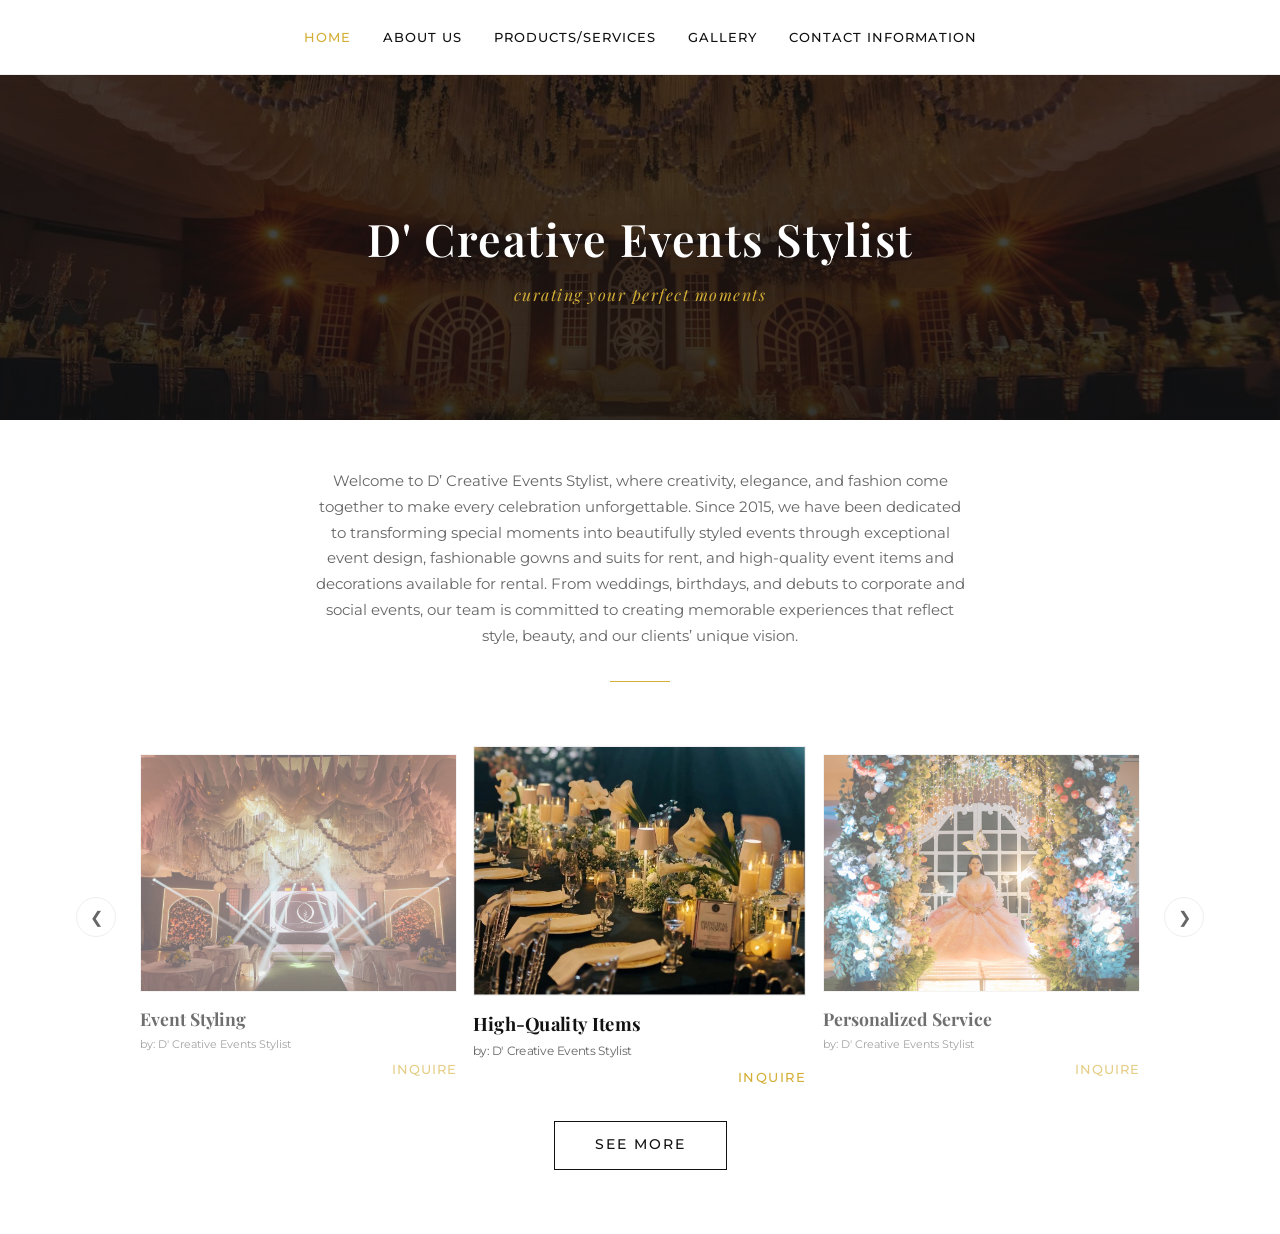
<file: index.html>
<!DOCTYPE html>
<html lang="en">
<head>
    <meta charset="UTF-8">
    <meta name="viewport" content="width=device-width, initial-scale=1.0">
    <title>D' Creative Events Stylist</title>
    <link rel="stylesheet" href="assets/css/styles.css">
    <!-- Google Fonts for a luxurious typography aesthetic -->
    <link rel="preconnect" href="https://fonts.googleapis.com">
    <link rel="preconnect" href="https://fonts.gstatic.com" crossorigin>
    <link href="https://fonts.googleapis.com/css2?family=Playfair+Display:ital,wght@0,400;0,600;1,400&family=Montserrat:wght@300;400;500&display=swap" rel="stylesheet">
</head>
<body>

    <!-- Header & Navigation -->
    <header class="site-header reveal active">
        <nav class="main-nav">
            <ul>
                <li><a href="index.html" class="active">Home</a></li>
                <li><a href="about.html">About Us</a></li>
                <li><a href="services.html">Products/Services</a></li>
                <li><a href="gallery.html">Gallery</a></li>
                <li><a href="contact.html">Contact Information</a></li>
            </ul>
        </nav>
    </header>

    <!-- Hero / Brand Identity Section -->
    <main>
        <section class="brand-hero reveal active">
            <h1>D' Creative Events Stylist</h1>
            <p class="tagline">curating your perfect moments</p>
        </section>

        <!-- Introduction Section -->
        <section class="intro-section reveal">
            <p class="intro-text">
                Welcome to D’ Creative Events Stylist, where creativity, elegance, and fashion come together to make every celebration unforgettable. Since 2015, we have been dedicated to transforming special moments into beautifully styled events through exceptional event design, fashionable gowns and suits for rent, and high-quality event items and decorations available for rental. From weddings, birthdays, and debuts to corporate and social events, our team is committed to creating memorable experiences that reflect style, beauty, and our clients’ unique vision.
            </p>
        </section>

        <!-- Showcase Section (Horizontal Layout) -->
        <section class="showcase-section reveal">
            <button class="nav-arrow left-arrow" aria-label="Previous items">&#10094;</button>
            
            <div class="showcase-track">
                
                <!-- Product Card 1: Event Styling -->
                <article class="product-card">
                    <div class="image-wrapper">
                        <img src="assets/images/d2.jpg" alt="Event Styling" class="placeholder">
                    </div>
                    <div class="product-details">
                        <h2>Event Styling</h2>
                        <p class="brand-subtext">by: D' Creative Events Stylist</p>
                        <a href="contact.html" class="inquire-link">Inquire</a>
                    </div>
                </article>

                <!-- Product Card 2: High-Quality Event Items (Center / Highlighted) -->
                <article class="product-card highlight">
                    <div class="image-wrapper">
                        <img src="assets/images/g22.jpg" alt="High-Quality Event Items" class="placeholder">
                    </div>
                    <div class="product-details">
                        <h2>High-Quality Items</h2>
                        <p class="brand-subtext">by: D' Creative Events Stylist</p>
                        <a href="contact.html" class="inquire-link">Inquire</a>
                    </div>
                </article>

                <!-- Product Card 3: Personalized Service -->
                <article class="product-card">
                    <div class="image-wrapper">
                        <img src="assets/images/g19.jpg" alt="Personalized Service" class="placeholder">
                    </div>
                    <div class="product-details">
                        <h2>Personalized Service</h2>
                        <p class="brand-subtext">by: D' Creative Events Stylist</p>
                        <a href="contact.html" class="inquire-link">Inquire</a>
                    </div>
                </article>

            </div>

            <button class="nav-arrow right-arrow" aria-label="Next items">&#10095;</button>
        </section>

        <!-- Call to Action Section -->
        <section class="action-section reveal">
            <a href="services.html" class="btn-primary">See More</a>
        </section>
    </main>

    <!-- Interactive Scripts -->
    <script src="assets/js/script.js"></script>
</body>
</html>
</file>
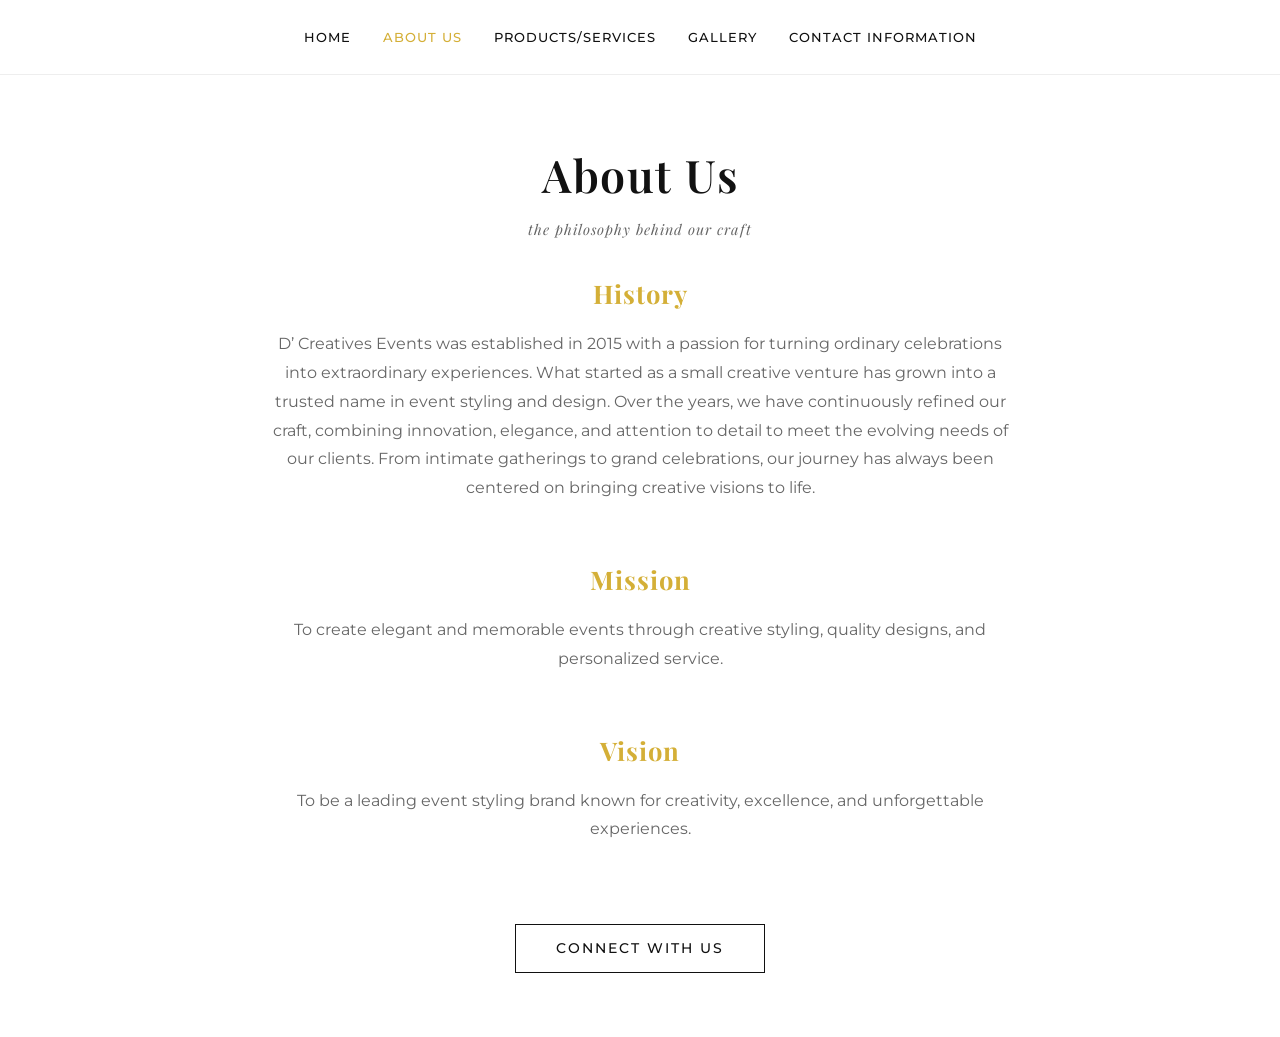
<file: about.html>
<!DOCTYPE html>
<html lang="en">
<head>
    <meta charset="UTF-8">
    <meta name="viewport" content="width=device-width, initial-scale=1.0">
    <title>About Us - D' Creatives Events</title>
    <link rel="stylesheet" href="assets/css/styles.css">
    <!-- Google Fonts -->
    <link rel="preconnect" href="https://fonts.googleapis.com">
    <link rel="preconnect" href="https://fonts.gstatic.com" crossorigin>
    <link href="https://fonts.googleapis.com/css2?family=Playfair+Display:ital,wght@0,400;0,600;1,400&family=Montserrat:wght@300;400;500&display=swap" rel="stylesheet">
</head>
<body>

    <!-- Header & Navigation -->
    <header class="site-header reveal active">
        <nav class="main-nav">
            <ul>
                <li><a href="index.html">Home</a></li>
                <li><a href="about.html" class="active">About Us</a></li>
                <li><a href="services.html">Products/Services</a></li>
                <li><a href="gallery.html">Gallery</a></li>
                <li><a href="contact.html">Contact Information</a></li>
            </ul>
        </nav>
    </header>

    <main>
        <!-- Page Header -->
        <section class="page-header reveal">
            <h1>About Us</h1>
            <p class="tagline">the philosophy behind our craft</p>
        </section>

        <!-- About Content Structure -->
        <section class="about-content">
            
            <article class="about-block reveal">
                <h2>History</h2>
                <p>
                    D’ Creatives Events was established in 2015 with a passion for turning ordinary celebrations into extraordinary experiences. What started as a small creative venture has grown into a trusted name in event styling and design. Over the years, we have continuously refined our craft, combining innovation, elegance, and attention to detail to meet the evolving needs of our clients. From intimate gatherings to grand celebrations, our journey has always been centered on bringing creative visions to life.
                </p>
            </article>

            <article class="about-block reveal">
                <h2>Mission</h2>
                <p>
                    To create elegant and memorable events through creative styling, quality designs, and personalized service.
                </p>
            </article>

            <article class="about-block reveal">
                <h2>Vision</h2>
                <p>
                    To be a leading event styling brand known for creativity, excellence, and unforgettable experiences.
                </p>
            </article>

        </section>
        
        <!-- Call to Action -->
        <section class="action-section reveal">
            <a href="contact.html" class="btn-primary">Connect With Us</a>
        </section>
    </main>

    <!-- Interactive Scripts -->
    <script src="assets/js/script.js"></script>
</body>
</html>
</file>
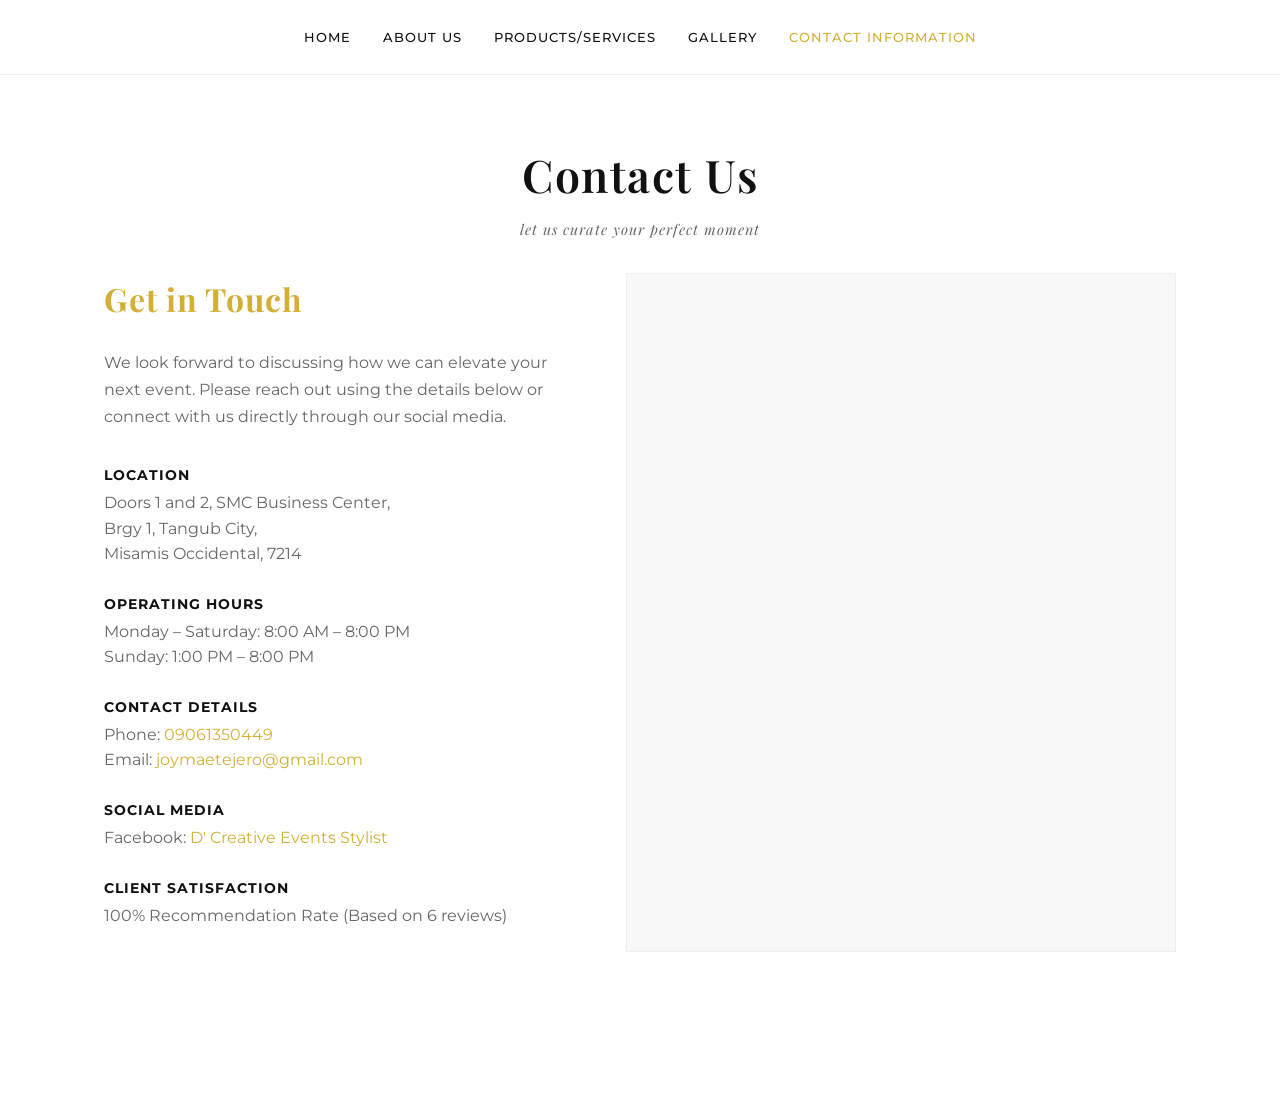
<file: contact.html>
<!DOCTYPE html>
<html lang="en">
<head>
    <meta charset="UTF-8">
    <meta name="viewport" content="width=device-width, initial-scale=1.0">
    <title>Contact Us - D' Creatives Events</title>
    <link rel="stylesheet" href="assets/css/styles.css">
    <!-- Google Fonts -->
    <link rel="preconnect" href="https://fonts.googleapis.com">
    <link rel="preconnect" href="https://fonts.gstatic.com" crossorigin>
    <link href="https://fonts.googleapis.com/css2?family=Playfair+Display:ital,wght@0,400;0,600;1,400&family=Montserrat:wght@300;400;500&display=swap" rel="stylesheet">
</head>
<body>

    <!-- Header & Navigation -->
    <header class="site-header reveal active">
        <nav class="main-nav">
            <ul>
                <li><a href="index.html">Home</a></li>
                <li><a href="about.html">About Us</a></li>
                <li><a href="services.html">Products/Services</a></li>
                <li><a href="gallery.html">Gallery</a></li>
                <li><a href="contact.html" class="active">Contact Information</a></li>
            </ul>
        </nav>
    </header>

    <main>
        <!-- Page Header -->
        <section class="page-header reveal">
            <h1>Contact Us</h1>
            <p class="tagline">let us curate your perfect moment</p>
        </section>

        <!-- Contact Section Structure -->
        <section class="contact-section">
            <div class="contact-container">
                
                <!-- Information Column -->
                <div class="contact-info reveal">
                    <h2>Get in Touch</h2>
                    <p class="info-desc">We look forward to discussing how we can elevate your next event. Please reach out using the details below or connect with us directly through our social media.</p>
                    
                    <ul class="info-list">
                        <li>
                            <strong>Location</strong><br>
                            Doors 1 and 2, SMC Business Center,<br>
                            Brgy 1, Tangub City,<br>
                            Misamis Occidental, 7214
                        </li>
                        <li>
                            <strong>Operating Hours</strong><br>
                            Monday &ndash; Saturday: 8:00 AM &ndash; 8:00 PM<br>
                            Sunday: 1:00 PM &ndash; 8:00 PM
                        </li>
                        <li>
                            <strong>Contact Details</strong><br>
                            Phone: <a href="tel:09061350449">09061350449</a><br>
                            Email: <a href="mailto:joymaetejero@gmail.com">joymaetejero@gmail.com</a>
                        </li>
                        <li>
                            <strong>Social Media</strong><br>
                            Facebook: <a href="https://www.facebook.com/dcreativeeventsstylist" target="_blank" rel="noopener noreferrer">D' Creative Events Stylist</a>
                        </li>
                        <li>
                            <strong>Client Satisfaction</strong><br>
                            100% Recommendation Rate (Based on 6 reviews)
                        </li>
                    </ul>
                </div>

                <!-- Interactive Map Column -->
                <div class="contact-map-wrapper reveal">
                    <iframe 
                        src="https://maps.google.com/maps?q=3P6X%2BHP%20Tangub%20City,%20Misamis%20Occidental&t=&z=16&ie=UTF8&iwloc=&output=embed" 
                        allowfullscreen="" 
                        loading="lazy" 
                        referrerpolicy="no-referrer-when-downgrade"
                        title="D' Creatives Events Stylist Location Map">
                    </iframe>
                </div>

            </div>
        </section>
    </main>

    <!-- Interactive Scripts -->
    <script src="assets/js/script.js"></script>
</body>
</html>
</file>
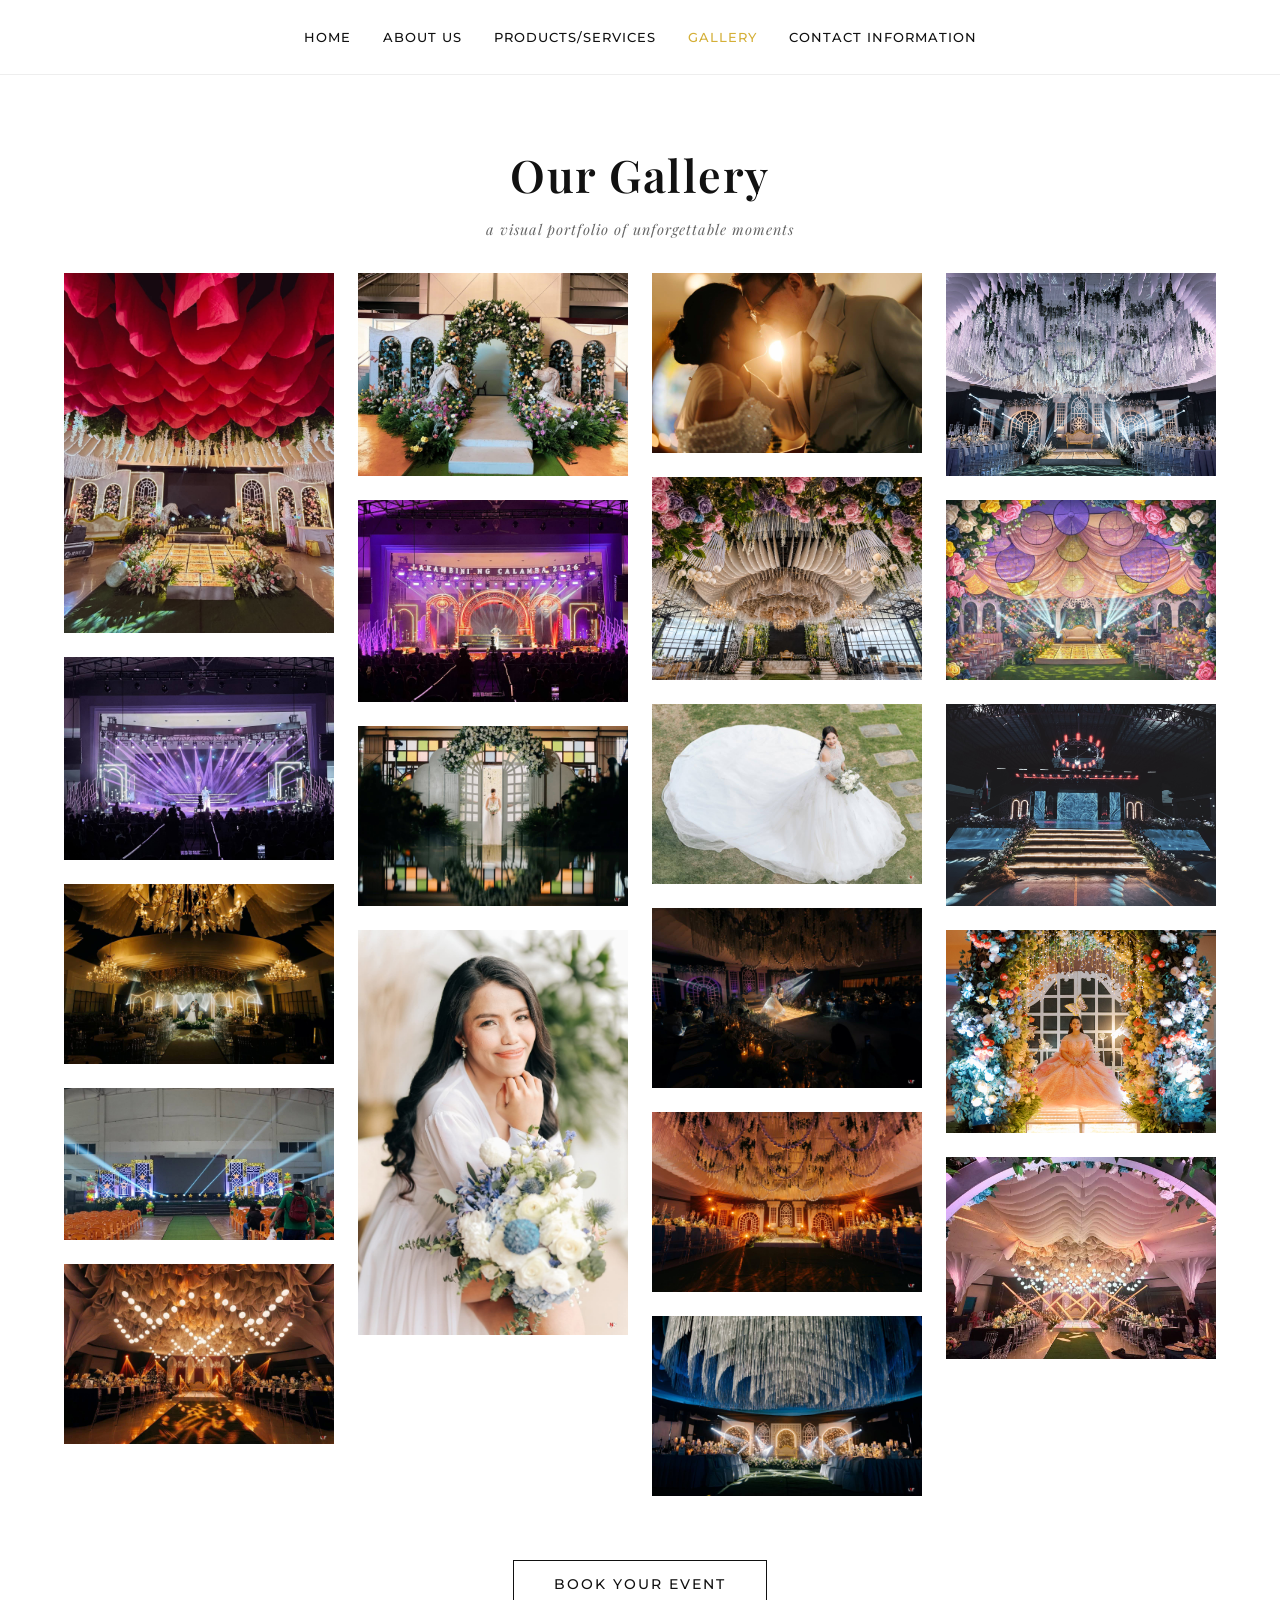
<file: gallery.html>
<!DOCTYPE html>
<html lang="en">
<head>
    <meta charset="UTF-8">
    <meta name="viewport" content="width=device-width, initial-scale=1.0">
    <title>Gallery - D' Creatives Events</title>
    <link rel="stylesheet" href="assets/css/styles.css">
    <!-- Google Fonts -->
    <link rel="preconnect" href="https://fonts.googleapis.com">
    <link rel="preconnect" href="https://fonts.gstatic.com" crossorigin>
    <link href="https://fonts.googleapis.com/css2?family=Playfair+Display:ital,wght@0,400;0,600;1,400&family=Montserrat:wght@300;400;500&display=swap" rel="stylesheet">
</head>
<body>

    <!-- Header & Navigation -->
    <header class="site-header reveal active">
        <nav class="main-nav">
            <ul>
                <li><a href="index.html">Home</a></li>
                <li><a href="about.html">About Us</a></li>
                <li><a href="services.html">Products/Services</a></li>
                <li><a href="gallery.html" class="active">Gallery</a></li>
                <li><a href="contact.html">Contact Information</a></li>
            </ul>
        </nav>
    </header>

    <main>
        <!-- Page Header -->
        <section class="page-header reveal">
            <h1>Our Gallery</h1>
            <p class="tagline">a visual portfolio of unforgettable moments</p>
        </section>

        <!-- Pinterest-Style Masonry Gallery -->
        <section class="gallery-section">
            <div class="gallery-masonry">
                <!-- Gallery Items 1-20 with sequential reveal classes -->
                <div class="gallery-item reveal"><img src="assets/images/g1.jpg" alt="Event Styling 1" class="gallery-img"></div>
                <div class="gallery-item reveal"><img src="assets/images/g2.jpg" alt="Event Styling 2" class="gallery-img"></div>
                <div class="gallery-item reveal"><img src="assets/images/g3.jpg" alt="Event Styling 3" class="gallery-img"></div>
                <div class="gallery-item reveal"><img src="assets/images/g4.jpg" alt="Event Styling 4" class="gallery-img"></div>
                <div class="gallery-item reveal"><img src="assets/images/g5.jpg" alt="Event Styling 5" class="gallery-img"></div>
                <div class="gallery-item reveal"><img src="assets/images/g6.jpg" alt="Event Styling 6" class="gallery-img"></div>
                <div class="gallery-item reveal"><img src="assets/images/g7.jpg" alt="Event Styling 7" class="gallery-img"></div>
                <div class="gallery-item reveal"><img src="assets/images/g8.jpg" alt="Event Styling 8" class="gallery-img"></div>
                <div class="gallery-item reveal"><img src="assets/images/g9.jpg" alt="Event Styling 9" class="gallery-img"></div>
                <div class="gallery-item reveal"><img src="assets/images/g10.jpg" alt="Event Styling 10" class="gallery-img"></div>
                <div class="gallery-item reveal"><img src="assets/images/g11.jpg" alt="Event Styling 11" class="gallery-img"></div>
                <div class="gallery-item reveal"><img src="assets/images/g12.jpg" alt="Event Styling 12" class="gallery-img"></div>
                <div class="gallery-item reveal"><img src="assets/images/g13.jpg" alt="Event Styling 13" class="gallery-img"></div>
                <div class="gallery-item reveal"><img src="assets/images/g14.jpg" alt="Event Styling 14" class="gallery-img"></div>
                <div class="gallery-item reveal"><img src="assets/images/g15.jpg" alt="Event Styling 15" class="gallery-img"></div>
                <div class="gallery-item reveal"><img src="assets/images/g16.jpg" alt="Event Styling 16" class="gallery-img"></div>
                <div class="gallery-item reveal"><img src="assets/images/g17.jpg" alt="Event Styling 17" class="gallery-img"></div>
                <div class="gallery-item reveal"><img src="assets/images/g18.jpg" alt="Event Styling 18" class="gallery-img"></div>
                <div class="gallery-item reveal"><img src="assets/images/g19.jpg" alt="Event Styling 19" class="gallery-img"></div>
                <div class="gallery-item reveal"><img src="assets/images/g20.jpg" alt="Event Styling 20" class="gallery-img"></div>
            </div>
        </section>
        
        <!-- Call to Action -->
        <section class="action-section reveal">
            <a href="contact.html" class="btn-primary">Book Your Event</a>
        </section>
    </main>

    <!-- Interactive Scripts -->
    <script src="assets/js/script.js"></script>
</body>
</html>
</file>
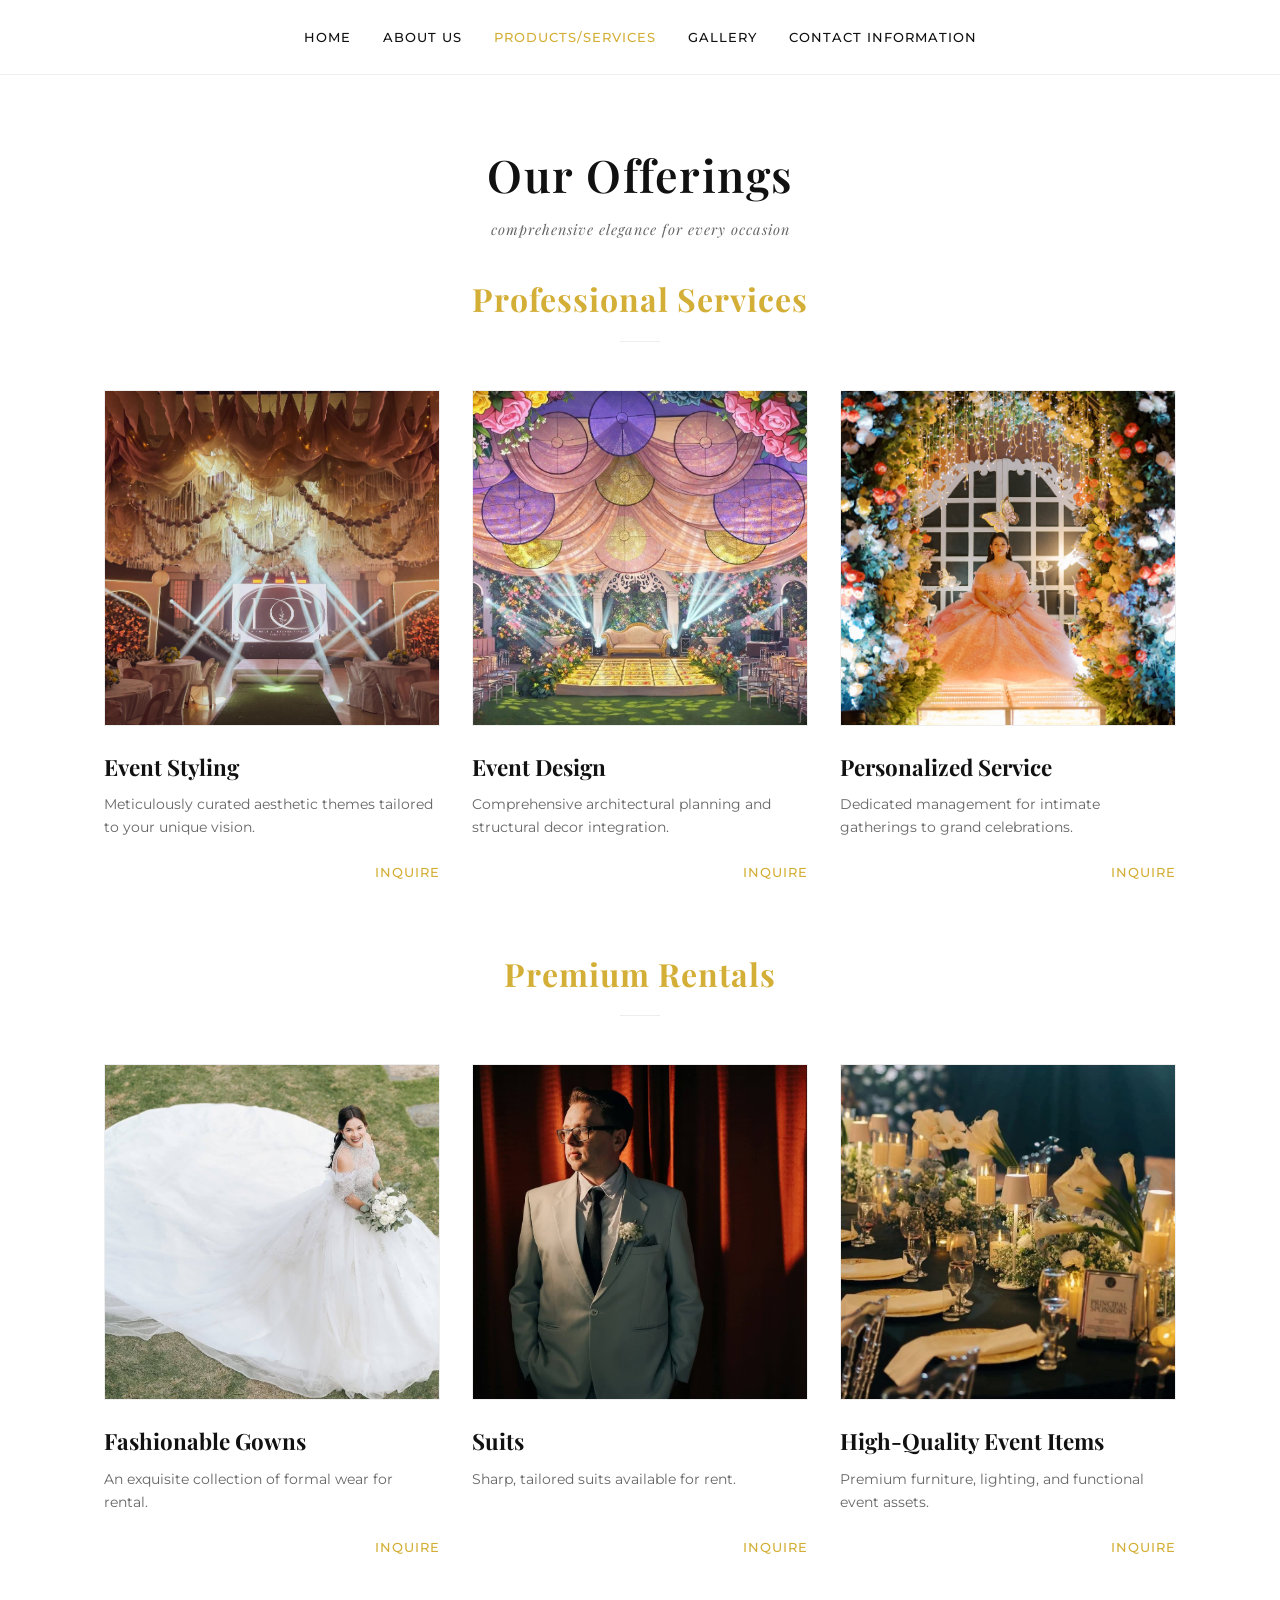
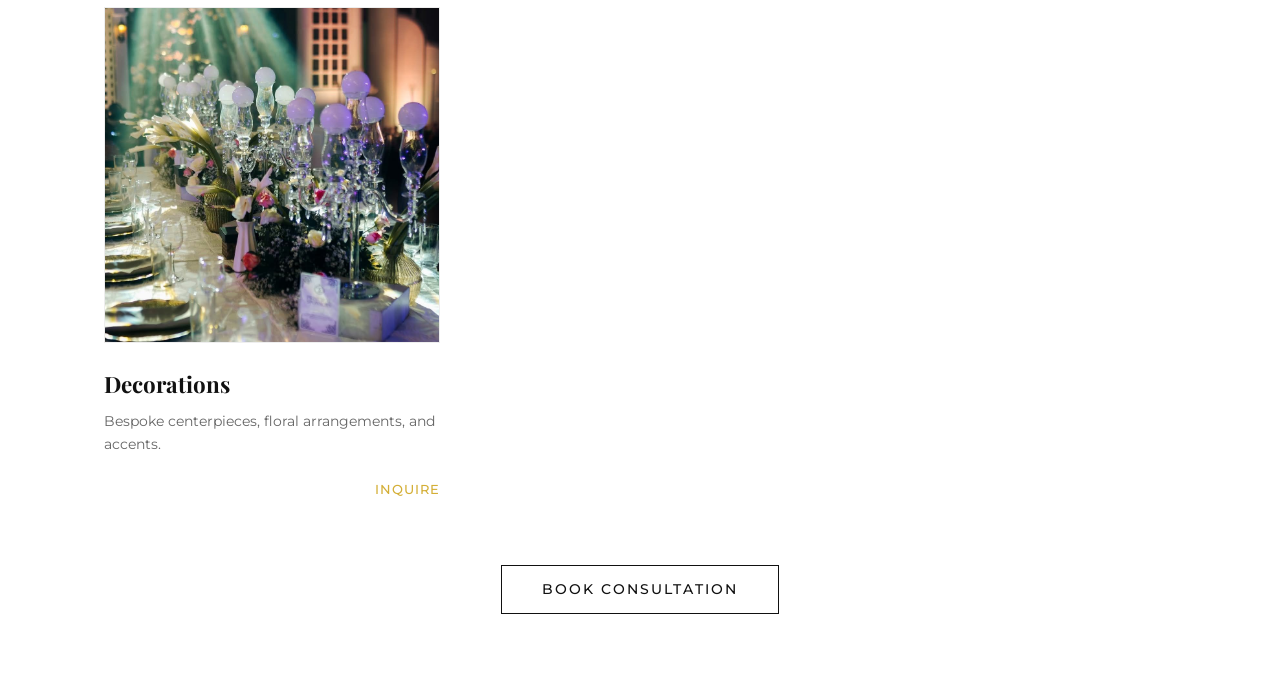
<file: services.html>
<!DOCTYPE html>
<html lang="en">
<head>
    <meta charset="UTF-8">
    <meta name="viewport" content="width=device-width, initial-scale=1.0">
    <title>Products & Services - D' Creatives Events</title>
    <link rel="stylesheet" href="assets/css/styles.css">
    <!-- Google Fonts -->
    <link rel="preconnect" href="https://fonts.googleapis.com">
    <link rel="preconnect" href="https://fonts.gstatic.com" crossorigin>
    <link href="https://fonts.googleapis.com/css2?family=Playfair+Display:ital,wght@0,400;0,600;1,400&family=Montserrat:wght@300;400;500&display=swap" rel="stylesheet">
</head>
<body>

    <!-- Header & Navigation -->
    <header class="site-header reveal active">
        <nav class="main-nav">
            <ul>
                <li><a href="index.html">Home</a></li>
                <li><a href="about.html">About Us</a></li>
                <li><a href="services.html" class="active">Products/Services</a></li>
                <li><a href="gallery.html">Gallery</a></li>
                <li><a href="contact.html">Contact Information</a></li>
            </ul>
        </nav>
    </header>

    <main>
        <!-- Page Header -->
        <section class="page-header reveal">
            <h1>Our Offerings</h1>
            <p class="tagline">comprehensive elegance for every occasion</p>
        </section>

        <!-- Services Section -->
        <section class="offerings-section">
            <h2 class="section-title reveal">Professional Services</h2>
            
            <div class="offerings-grid">
                
                <!-- Service: Event Styling -->
                <article class="offering-card reveal">
                    <div class="image-wrapper">
                        <img src="assets/images/d2.jpg" alt="Event Styling" class="placeholder">
                    </div>
                    <div class="offering-details">
                        <h3>Event Styling</h3>
                        <p>Meticulously curated aesthetic themes tailored to your unique vision.</p>
                        <a href="contact.html" class="inquire-link">Inquire</a>
                    </div>
                </article>

                <!-- Service: Event Design -->
                <article class="offering-card reveal">
                    <div class="image-wrapper">
                        <img src="assets/images/g17.jpg" alt="Event Design" class="placeholder">
                    </div>
                    <div class="offering-details">
                        <h3>Event Design</h3>
                        <p>Comprehensive architectural planning and structural decor integration.</p>
                        <a href="contact.html" class="inquire-link">Inquire</a>
                    </div>
                </article>

                <!-- Service: Personalized Event Management -->
                <article class="offering-card reveal">
                    <div class="image-wrapper">
                        <img src="assets/images/g19.jpg" alt="Personalized Event Service" class="placeholder">
                    </div>
                    <div class="offering-details">
                        <h3>Personalized Service</h3>
                        <p>Dedicated management for intimate gatherings to grand celebrations.</p>
                        <a href="contact.html" class="inquire-link">Inquire</a>
                    </div>
                </article>

            </div>
        </section>

        <!-- Products Section -->
        <section class="offerings-section">
            <h2 class="section-title reveal">Premium Rentals</h2>
            
            <div class="offerings-grid">
                
                <!-- Product: Gowns -->
                <article class="offering-card reveal">
                    <div class="image-wrapper">
                        <img src="assets/images/g12.jpg" alt="Fashionable Gowns" class="placeholder">
                    </div>
                    <div class="offering-details">
                        <h3>Fashionable Gowns</h3>
                        <p>An exquisite collection of formal wear for rental.</p>
                        <a href="contact.html" class="inquire-link">Inquire</a>
                    </div>
                </article>

                <!-- Product: Suits -->
                <article class="offering-card reveal">
                    <div class="image-wrapper">
                        <img src="assets/images/g21.jpg" alt="Formal Suits" class="placeholder">
                    </div>
                    <div class="offering-details">
                        <h3>Suits</h3>
                        <p>Sharp, tailored suits available for rent.</p>
                        <a href="contact.html" class="inquire-link">Inquire</a>
                    </div>
                </article>

                <!-- Product: Event Items -->
                <article class="offering-card reveal">
                    <div class="image-wrapper">
                        <img src="assets/images/g22.jpg" alt="High-quality Event Items" class="placeholder">
                    </div>
                    <div class="offering-details">
                        <h3>High-Quality Event Items</h3>
                        <p>Premium furniture, lighting, and functional event assets.</p>
                        <a href="contact.html" class="inquire-link">Inquire</a>
                    </div>
                </article>

                <!-- Product: Decorations -->
                <article class="offering-card reveal">
                    <div class="image-wrapper">
                        <img src="assets/images/g23.jpg" alt="Event Decorations" class="placeholder">
                    </div>
                    <div class="offering-details">
                        <h3>Decorations</h3>
                        <p>Bespoke centerpieces, floral arrangements, and accents.</p>
                        <a href="contact.html" class="inquire-link">Inquire</a>
                    </div>
                </article>

            </div>
        </section>

        <!-- Call to Action -->
        <section class="action-section reveal">
            <a href="contact.html" class="btn-primary">Book Consultation</a>
        </section>
    </main>

    <!-- Interactive Scripts -->
    <script src="assets/js/script.js"></script>
</body>
</html>
</file>
<file: assets/css/styles.css>
/* --- Global Reset & Variables --- */
:root {
    --color-bg: #FFFFFF;
    --color-text-main: #111111;
    --color-text-muted: #666666;
    --color-gold: #D4AF37; 
    --color-border: #EEEEEE;
    
    --font-heading: 'Playfair Display', serif;
    --font-body: 'Montserrat', sans-serif;
}

* {
    margin: 0;
    padding: 0;
    box-sizing: border-box;
}

body {
    background-color: var(--color-bg);
    color: var(--color-text-main);
    font-family: var(--font-body);
    line-height: 1.6;
    overflow-x: hidden; 
}

/* --- Scroll Reveal Animation Classes --- */
.reveal {
    opacity: 0;
    transform: translateY(40px);
    transition: all 1.2s cubic-bezier(0.215, 0.610, 0.355, 1); 
}

.reveal.active {
    opacity: 1;
    transform: translateY(0);
}

/* --- Header & Navigation --- */
.site-header {
    padding: 1.5rem 0;
    border-bottom: 1px solid var(--color-border);
    background-color: var(--color-bg); 
    position: relative;
    z-index: 100;
}

.main-nav ul {
    list-style: none;
    display: flex;
    justify-content: center;
    flex-wrap: wrap; 
    gap: 2rem;
    padding: 0 1rem;
}

.main-nav a {
    text-decoration: none;
    color: var(--color-text-main);
    font-size: 0.8rem;
    font-weight: 500;
    text-transform: uppercase;
    letter-spacing: 1px;
    transition: color 0.4s ease;
}

.main-nav a:hover,
.main-nav a.active {
    color: var(--color-gold);
}

/* --- Hero Section (Home) --- */
.brand-hero {
    text-align: center;
    padding: 8rem 1.5rem 7rem; 
    background-image: linear-gradient(
        rgba(17, 17, 17, 0.75), 
        rgba(17, 17, 17, 0.85)
    ), url('../images/g14.jpg');
    background-size: cover;
    background-position: center;
    background-attachment: fixed; 
}

.brand-hero h1 {
    font-family: var(--font-heading);
    font-size: 2.8rem;
    font-weight: 600;
    letter-spacing: 1.5px;
    margin-bottom: 0.5rem;
    color: var(--color-bg); 
}

.brand-hero .tagline {
    font-size: 1rem;
    color: var(--color-gold); 
    font-style: italic;
    font-family: var(--font-heading);
    letter-spacing: 1.5px;
}

/* --- Internal Page Headers --- */
.page-header {
    text-align: center;
    padding: 4rem 1.5rem 2rem;
}

.page-header h1 {
    font-family: var(--font-heading);
    font-size: 2.8rem;
    font-weight: 600;
    letter-spacing: 1.5px;
    margin-bottom: 0.5rem;
}

.page-header .tagline {
    font-size: 0.9rem;
    color: var(--color-text-muted);
    font-style: italic;
    font-family: var(--font-heading);
    letter-spacing: 1px;
}

/* --- Introduction Section --- */
.intro-section {
    max-width: 700px;
    margin: 3rem auto;
    padding: 0 1.5rem;
    text-align: center;
}

.intro-text {
    font-size: 0.95rem;
    color: var(--color-text-muted);
    line-height: 1.7;
    position: relative;
}

.intro-text::after {
    content: '';
    display: block;
    width: 60px;
    height: 1px;
    background-color: var(--color-gold);
    margin: 2rem auto 0;
}

/* --- About Content Structure --- */
.about-content {
    max-width: 800px;
    margin: 0 auto 5rem;
    padding: 0 2rem;
    display: flex;
    flex-direction: column;
    gap: 3.5rem;
}

.about-block {
    text-align: center;
    position: relative;
}

.about-block h2 {
    font-family: var(--font-heading);
    font-size: 1.6rem;
    color: var(--color-gold);
    margin-bottom: 1rem;
    letter-spacing: 1px;
}

.about-block p {
    font-size: 1rem;
    color: var(--color-text-muted);
    line-height: 1.8;
}

/* --- Showcase Section (Home) --- */
.showcase-section {
    display: flex;
    align-items: center;
    justify-content: center;
    padding: 1.5rem 5% 2.5rem;
    gap: 1.5rem;
    position: relative;
}

.nav-arrow {
    background: none;
    border: 1px solid var(--color-border);
    border-radius: 50%;
    width: 40px;
    height: 40px;
    font-size: 1rem;
    color: var(--color-text-muted);
    cursor: pointer;
    transition: all 0.5s ease;
    display: flex;
    align-items: center;
    justify-content: center;
    flex-shrink: 0;
}

.nav-arrow:hover {
    border-color: var(--color-gold);
    color: var(--color-gold);
}

.showcase-track {
    display: flex;
    align-items: center;
    justify-content: center;
    gap: 1.5rem;
    width: 100%;
    max-width: 1000px;
}

.product-card {
    flex: 1;
    display: flex;
    flex-direction: column;
    opacity: 0.6; 
    transition: opacity 0.8s ease, transform 0.8s cubic-bezier(0.215, 0.610, 0.355, 1);
    min-width: 0;
}

.product-card.highlight {
    opacity: 1;
    transform: scale(1.05);
}

.image-wrapper {
    width: 100%;
    aspect-ratio: 4 / 3;
    background-color: #F8F8F8;
    border: 1px solid var(--color-border);
    margin-bottom: 0.8rem;
    overflow: hidden;
}

.placeholder {
    width: 100%;
    height: 100%;
    object-fit: cover;
    display: block;
    transition: transform 0.8s ease;
}

.product-card:hover .placeholder {
    transform: scale(1.03); 
}

.product-details {
    display: flex;
    flex-direction: column;
    align-items: flex-start;
}

.product-details h2 {
    font-family: var(--font-heading);
    font-size: 1.1rem;
    margin-bottom: 0.2rem;
}

.brand-subtext {
    font-size: 0.7rem;
    color: var(--color-text-muted);
    margin-bottom: 0.4rem;
}

.inquire-link {
    text-decoration: none;
    color: var(--color-gold);
    font-size: 0.8rem;
    font-weight: 500;
    text-transform: uppercase;
    letter-spacing: 1px;
    transition: color 0.4s ease;
    align-self: flex-end;
}

.inquire-link:hover {
    color: var(--color-text-main);
}

/* --- Offerings Section (Services Page) --- */
.offerings-section {
    padding: 0 5% 4rem;
    max-width: 1200px;
    margin: 0 auto;
}

.section-title {
    text-align: center;
    font-family: var(--font-heading);
    font-size: 2rem;
    color: var(--color-gold);
    margin-bottom: 3rem;
    letter-spacing: 1px;
    position: relative;
}

.section-title::after {
    content: '';
    display: block;
    width: 40px;
    height: 1px;
    background-color: var(--color-border);
    margin: 1rem auto 0;
}

.offerings-grid {
    display: grid;
    grid-template-columns: repeat(auto-fit, minmax(300px, 1fr));
    gap: 3rem 2rem;
}

.offering-card {
    display: flex;
    flex-direction: column;
}

.offering-card .image-wrapper {
    aspect-ratio: 1 / 1; 
    margin-bottom: 1.5rem;
    overflow: hidden; 
}

.offering-card:hover .placeholder {
    transform: scale(1.05); 
}

.offering-details {
    display: flex;
    flex-direction: column;
    align-items: flex-start;
    flex-grow: 1; 
}

.offering-details h3 {
    font-family: var(--font-heading);
    font-size: 1.4rem;
    margin-bottom: 0.5rem;
}

.offering-details p {
    font-size: 0.9rem;
    color: var(--color-text-muted);
    margin-bottom: 1.5rem;
    line-height: 1.6;
}

.offering-details .inquire-link {
    margin-top: auto; 
}

/* --- Pinterest-Style Gallery Section --- */
.gallery-section {
    padding: 0 5% 4rem;
    max-width: 1400px;
    margin: 0 auto;
}

.gallery-masonry {
    column-count: 4;
    column-gap: 1.5rem;
}

.gallery-item {
    break-inside: avoid;
    margin-bottom: 1.5rem;
    overflow: hidden;
    position: relative;
    background-color: #F8F8F8;
}

.gallery-img {
    width: 100%;
    display: block;
    transition: transform 0.8s ease;
    object-fit: cover;
    min-height: 100px;
}

.gallery-item:hover .gallery-img {
    transform: scale(1.05);
}

/* --- Contact Section --- */
.contact-section {
    padding: 0 5% 5rem;
    max-width: 1200px;
    margin: 0 auto;
}

.contact-container {
    display: grid;
    grid-template-columns: 1fr 1.2fr;
    gap: 4rem;
    margin-bottom: 4rem;
}

.contact-info h2 {
    font-family: var(--font-heading);
    font-size: 2rem;
    color: var(--color-gold);
    margin-bottom: 1.5rem;
    letter-spacing: 1px;
}

.info-desc {
    color: var(--color-text-muted);
    margin-bottom: 2rem;
    line-height: 1.7;
}

.info-list {
    list-style: none;
}

.info-list li {
    margin-bottom: 1.5rem;
    color: var(--color-text-muted);
    line-height: 1.6;
}

.info-list strong {
    color: var(--color-text-main);
    text-transform: uppercase;
    font-size: 0.85rem;
    letter-spacing: 1px;
    display: inline-block;
    margin-bottom: 0.2rem;
}

.info-list a {
    color: var(--color-gold);
    text-decoration: none;
    transition: color 0.3s ease;
}

.info-list a:hover {
    color: var(--color-text-main);
}

/* --- Contact Map Integration --- */
.contact-map-wrapper {
    width: 100%;
    height: 100%;
    min-height: 400px;
    border: 1px solid var(--color-border);
    background-color: #F8F8F8;
    padding: 0.5rem;
    overflow: hidden;
}

.contact-map-wrapper iframe {
    display: block;
    width: 100%;
    height: 100%;
    min-height: 400px;
    border: none;
    filter: grayscale(100%) contrast(1.1) opacity(0.9);
    transition: filter 0.6s ease;
}

.contact-map-wrapper:hover iframe {
    filter: grayscale(40%) contrast(1.05) opacity(1);
}

/* --- Call to Action Section --- */
.action-section {
    text-align: center;
    padding-bottom: 4rem;
}

.btn-primary {
    display: inline-block;
    padding: 0.8rem 2.5rem;
    background-color: transparent;
    color: var(--color-text-main);
    border: 1px solid var(--color-text-main);
    font-family: var(--font-body);
    font-size: 0.85rem;
    font-weight: 500;
    text-transform: uppercase;
    letter-spacing: 2px;
    text-decoration: none;
    transition: all 0.5s ease;
    box-shadow: inset 0 0 0 0 var(--color-gold); 
}

.btn-primary:hover {
    color: var(--color-bg);
    border-color: var(--color-gold);
    box-shadow: inset 0 0 0 50px var(--color-gold); 
}

/* --- Media Queries for Mobile/Narrow Viewports --- */
@media (max-width: 1024px) {
    .gallery-masonry {
        column-count: 3;
    }
}

@media (max-width: 768px) {
    .site-header {
        padding: 1rem 0;
    }
    
    .main-nav ul {
        gap: 1rem;
    }
    
    .brand-hero {
        padding: 6rem 1rem 5rem; 
        background-attachment: scroll; 
    }

    .brand-hero h1, .page-header h1 {
        font-size: 2.2rem;
    }
    
    .about-content {
        gap: 2.5rem;
    }

    .about-block h2 {
        font-size: 1.4rem;
    }

    .showcase-section {
        padding: 1.5rem 1rem 2rem;
    }
    
    .showcase-track {
        flex-direction: column;
        gap: 2rem;
    }
    
    .product-card {
        width: 100%;
        max-width: 350px;
        opacity: 1;
    }
    
    .product-card.highlight {
        transform: none;
    }
    
    .nav-arrow {
        display: none;
    }

    .gallery-masonry {
        column-count: 2;
        column-gap: 1rem;
    }
    
    .gallery-item {
        margin-bottom: 1rem;
    }

    .contact-container {
        grid-template-columns: 1fr;
        gap: 3rem;
        margin-bottom: 3rem;
    }
    
    .contact-map-wrapper,
    .contact-map-wrapper iframe {
        height: 300px;
        min-height: auto;
    }
    
    .reveal {
        transition: opacity 0.8s ease, transform 0.8s ease;
    }
}

@media (max-width: 480px) {
    .gallery-masonry {
        column-count: 1;
    }
}
</file>
